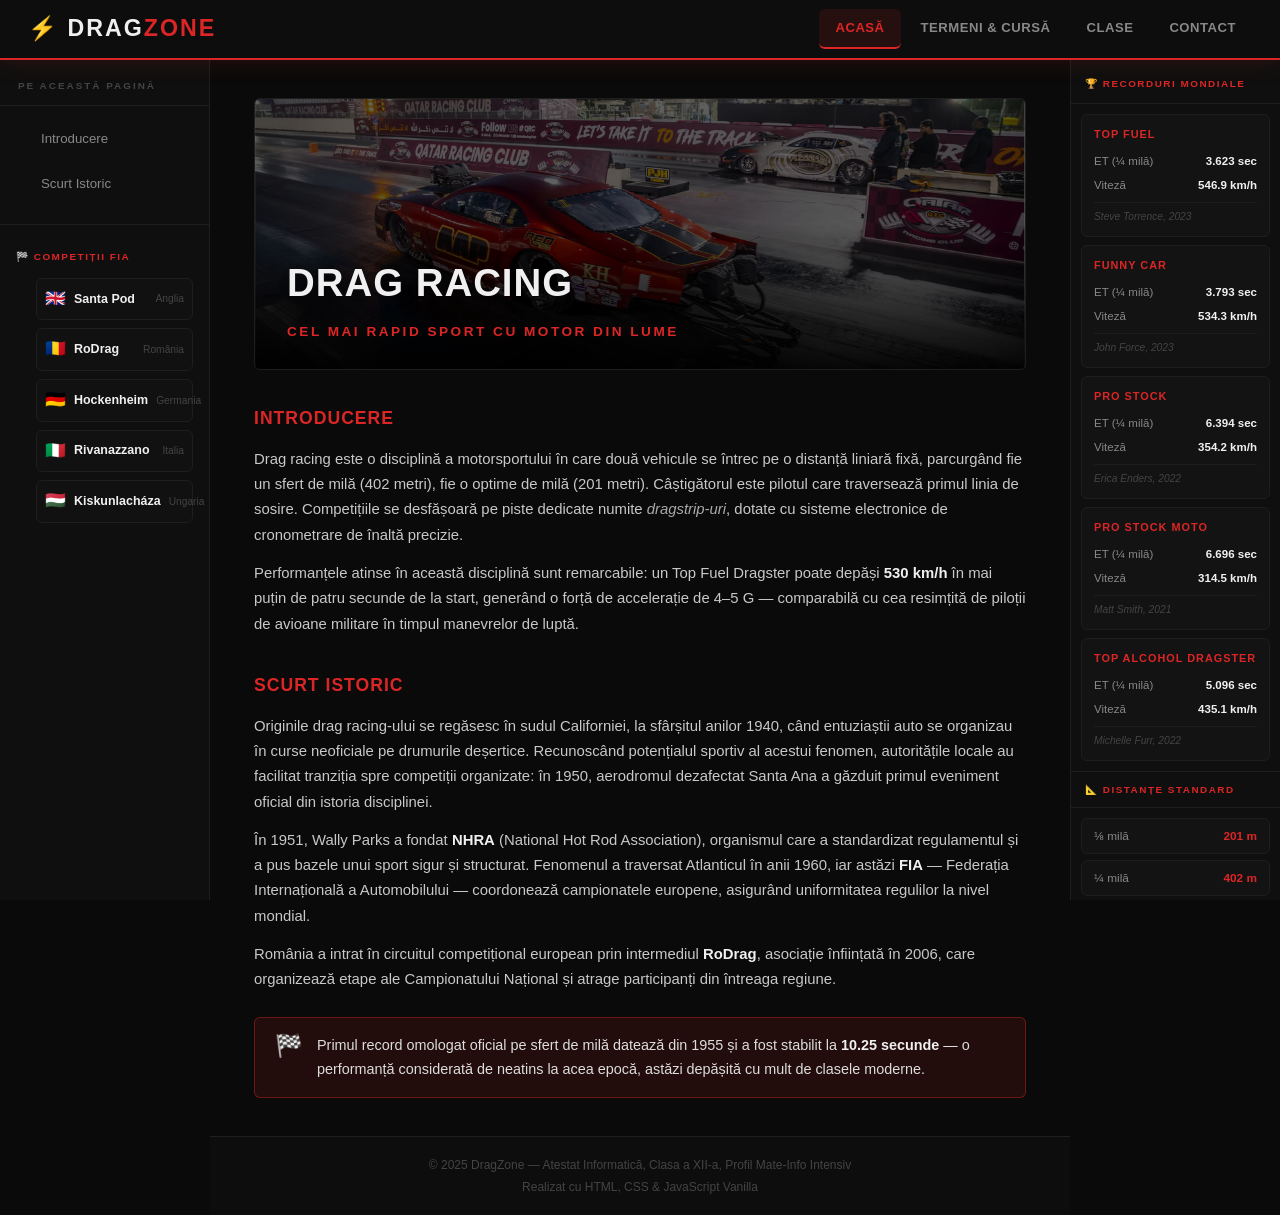
<file: index.html>
<!DOCTYPE html>
<html lang="ro">
<head>
  <meta charset="UTF-8" />
  <meta name="viewport" content="width=device-width, initial-scale=1.0" />
  <title>Acasă — DragZone</title>
  <link rel="stylesheet" href="style.css" />
</head>
<body>

  <!-- ===== HEADER ===== -->
  <header id="header">
    <a href="index.html" id="logo">⚡ DRAG<span>ZONE</span></a>
    <nav id="main-nav">
      <a href="index.html"    class="nav-link active">Acasă</a>
      <a href="termeni.html"  class="nav-link">Termeni &amp; Cursă</a>
      <a href="clase.html"    class="nav-link">Clase</a>
      <a href="contact.html"  class="nav-link">Contact</a>
    </nav>
  </header>

  <!-- ===== LAYOUT ===== -->
  <div id="layout">

    <!-- SIDEBAR STÂNGA -->
    <aside id="sidebar">
      <p class="sb-section-title">Pe această pagină</p>
      <ul id="sidebar-links"></ul>

      <div class="sb-divider"></div>

      <div class="sb-widget">
        <p class="sb-widget-title">🏁 Competiții FIA</p>
        <ul class="flag-list">
          <li onclick="window.open('https://www.santapod.com','_blank')" style="cursor:pointer">
            <span class="flag">🇬🇧</span>
            <span class="flag-name">Santa Pod</span>
            <span class="flag-loc">Anglia</span>
          </li>
          <li onclick="window.open('https://www.rodrag.ro','_blank')" style="cursor:pointer">
            <span class="flag">🇷🇴</span>
            <span class="flag-name">RoDrag</span>
            <span class="flag-loc">România</span>
          </li>
          <li onclick="window.open('https://www.hockenheimring.de','_blank')" style="cursor:pointer">
            <span class="flag">🇩🇪</span>
            <span class="flag-name">Hockenheim</span>
            <span class="flag-loc">Germania</span>
          </li>
          <li onclick="window.open('https://www.rivanazzanodragway.it/en/','_blank')" style="cursor:pointer">
            <span class="flag">🇮🇹</span>
            <span class="flag-name">Rivanazzano</span>
            <span class="flag-loc">Italia</span>
          </li>
          <li onclick="window.open('https://dragracing.hu/','_blank')" style="cursor:pointer">
            <span class="flag">🇭🇺</span>
            <span class="flag-name">Kiskunlacháza</span>
            <span class="flag-loc">Ungaria</span>
          </li>
        </ul>
      </div>
    </aside>

    <!-- CONȚINUT PRINCIPAL -->
    <main id="content">

      <div class="hero">
        <img
          src="Poze/bd4eb79d-5018-48ab-8a0e-2f1eebf43d2c.jpg"
          alt="Race start"
          class="hero-img"
        />
        <div class="hero-text">
          <h1>Drag Racing</h1>
          <p class="hero-sub">Cel mai rapid sport cu motor din lume</p>
        </div>
      </div>

      <h2 id="introducere">Introducere</h2>
      <p>
        Drag racing este o disciplină a motorsportului în care două vehicule se întrec pe
        o distanță liniară fixă, parcurgând fie un sfert de milă (402 metri), fie o optime
        de milă (201 metri). Câștigătorul este pilotul care traversează primul linia de sosire.
        Competițiile se desfășoară pe piste dedicate numite <em>dragstrip-uri</em>, dotate cu
        sisteme electronice de cronometrare de înaltă precizie.
      </p>
      <p>
        Performanțele atinse în această disciplină sunt remarcabile: un Top Fuel Dragster
        poate depăși <strong>530 km/h</strong> în mai puțin de patru secunde de la start,
        generând o forță de accelerație de 4–5 G — comparabilă cu cea resimțită de piloții
        de avioane militare în timpul manevrelor de luptă.
      </p>

      <h2 id="istorie">Scurt Istoric</h2>
      <p>
        Originile drag racing-ului se regăsesc în sudul Californiei, la sfârșitul anilor 1940,
        când entuziaștii auto se organizau în curse neoficiale pe drumurile deșertice.
        Recunoscând potențialul sportiv al acestui fenomen, autoritățile locale au facilitat
        tranziția spre competiții organizate: în 1950, aerodromul dezafectat Santa Ana a
        găzduit primul eveniment oficial din istoria disciplinei.
      </p>
      <p>
        În 1951, Wally Parks a fondat <strong>NHRA</strong> (National Hot Rod Association),
        organismul care a standardizat regulamentul și a pus bazele unui sport sigur și
        structurat. Fenomenul a traversat Atlanticul în anii 1960, iar astăzi
        <strong>FIA</strong> — Federația Internațională a Automobilului — coordonează
        campionatele europene, asigurând uniformitatea regulilor la nivel mondial.
      </p>
      <p>
        România a intrat în circuitul competițional european prin intermediul
        <strong>RoDrag</strong>, asociație înființată în 2006, care organizează etape
        ale Campionatului Național și atrage participanți din întreaga regiune.
      </p>

      <div class="info-box">
        <span class="info-icon">🏁</span>
        <p>
          Primul record omologat oficial pe sfert de milă datează din 1955 și a fost
          stabilit la <strong>10.25 secunde</strong> — o performanță considerată
          de neatins la acea epocă, astăzi depășită cu mult de clasele moderne.
        </p>
      </div>

    </main>

    <!-- PANOU DREAPTA — Recorduri -->
    <aside id="right-panel">
      <p class="rp-title">🏆 Recorduri Mondiale</p>

      <div class="record-card">
        <div class="record-class">Top Fuel</div>
        <div class="record-row"><span>ET (¼ milă)</span><strong>3.623 sec</strong></div>
        <div class="record-row"><span>Viteză</span><strong>546.9 km/h</strong></div>
        <div class="record-pilot">Steve Torrence, 2023</div>
      </div>

      <div class="record-card">
        <div class="record-class">Funny Car</div>
        <div class="record-row"><span>ET (¼ milă)</span><strong>3.793 sec</strong></div>
        <div class="record-row"><span>Viteză</span><strong>534.3 km/h</strong></div>
        <div class="record-pilot">John Force, 2023</div>
      </div>

      <div class="record-card">
        <div class="record-class">Pro Stock</div>
        <div class="record-row"><span>ET (¼ milă)</span><strong>6.394 sec</strong></div>
        <div class="record-row"><span>Viteză</span><strong>354.2 km/h</strong></div>
        <div class="record-pilot">Erica Enders, 2022</div>
      </div>

      <div class="record-card">
        <div class="record-class">Pro Stock Moto</div>
        <div class="record-row"><span>ET (¼ milă)</span><strong>6.696 sec</strong></div>
        <div class="record-row"><span>Viteză</span><strong>314.5 km/h</strong></div>
        <div class="record-pilot">Matt Smith, 2021</div>
      </div>

      <div class="record-card">
        <div class="record-class">Top Alcohol Dragster</div>
        <div class="record-row"><span>ET (¼ milă)</span><strong>5.096 sec</strong></div>
        <div class="record-row"><span>Viteză</span><strong>435.1 km/h</strong></div>
        <div class="record-pilot">Michelle Furr, 2022</div>
      </div>

      <p class="rp-dist-title">📐 Distanțe Standard</p>
      <div class="dist-row"><span>⅛ milă</span><strong>201 m</strong></div>
      <div class="dist-row"><span>¼ milă</span><strong>402 m</strong></div>
      <div class="dist-row"><span>1000 ft</span><strong>305 m</strong></div>
    </aside>

  </div><!-- /#layout -->

  <footer id="footer">
    <p>© 2025 DragZone — Atestat Informatică, Clasa a XII-a, Profil Mate-Info Intensiv</p>
    <p>Realizat cu HTML, CSS &amp; JavaScript Vanilla</p>
  </footer>

  <script src="script.js"></script>
</body>
</html>
</file>
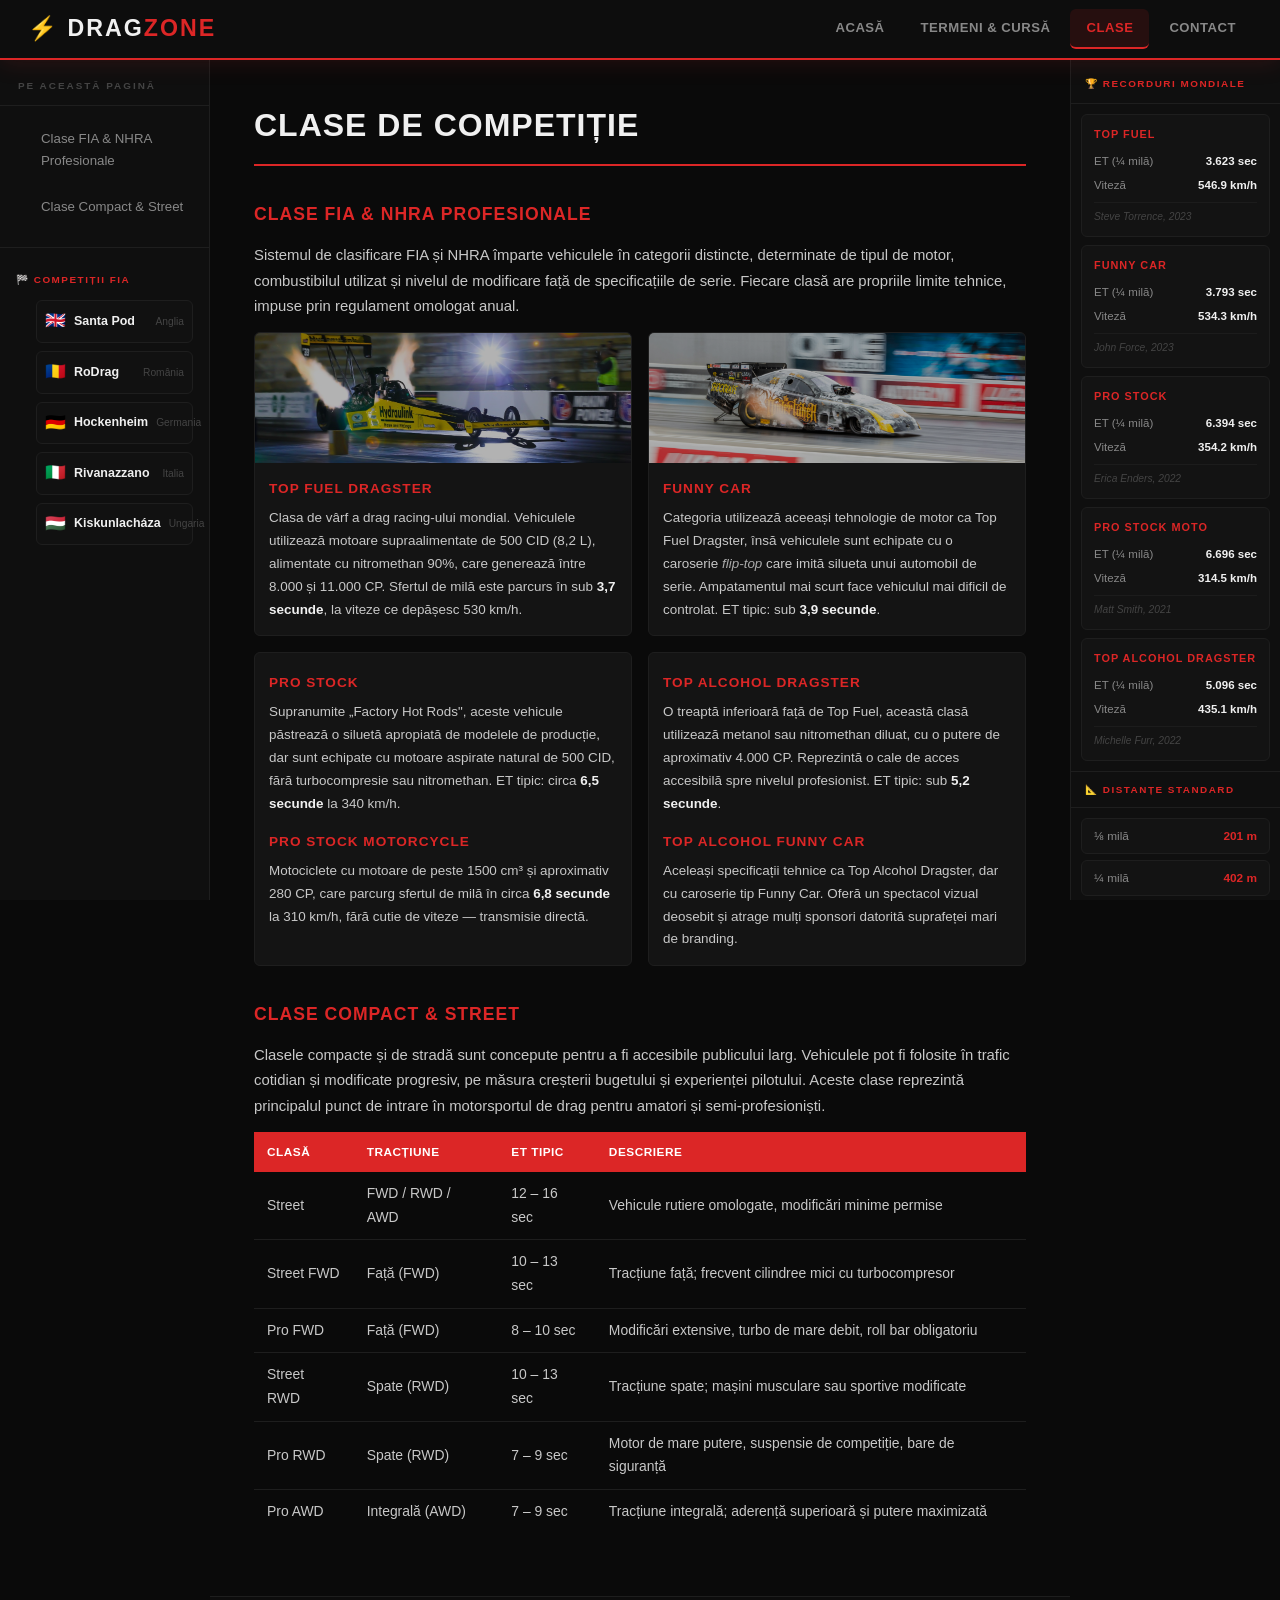
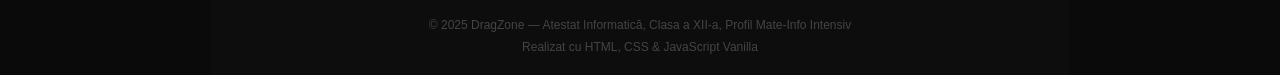
<file: clase.html>
<!DOCTYPE html>
<html lang="ro">
<head>
  <meta charset="UTF-8" />
  <meta name="viewport" content="width=device-width, initial-scale=1.0" />
  <title>Clase — DragZone</title>
  <link rel="stylesheet" href="style.css" />
</head>
<body>

  <!-- ===== HEADER ===== -->
  <header id="header">
    <a href="index.html" id="logo">⚡ DRAG<span>ZONE</span></a>
    <nav id="main-nav">
      <a href="index.html"    class="nav-link">Acasă</a>
      <a href="termeni.html"  class="nav-link">Termeni &amp; Cursă</a>
      <a href="clase.html"    class="nav-link active">Clase</a>
      <a href="contact.html"  class="nav-link">Contact</a>
    </nav>
  </header>

  <!-- ===== LAYOUT ===== -->
  <div id="layout">

    <!-- SIDEBAR STÂNGA -->
    <aside id="sidebar">
      <p class="sb-section-title">Pe această pagină</p>
      <ul id="sidebar-links"></ul>

      <div class="sb-divider"></div>

      <div class="sb-widget">
        <p class="sb-widget-title">🏁 Competiții FIA</p>
        <ul class="flag-list">
          <li onclick="window.open('https://www.santapod.com','_blank')" style="cursor:pointer">
            <span class="flag">🇬🇧</span>
            <span class="flag-name">Santa Pod</span>
            <span class="flag-loc">Anglia</span>
          </li>
          <li onclick="window.open('https://www.rodrag.ro','_blank')" style="cursor:pointer">
            <span class="flag">🇷🇴</span>
            <span class="flag-name">RoDrag</span>
            <span class="flag-loc">România</span>
          </li>
          <li onclick="window.open('https://www.hockenheimring.de','_blank')" style="cursor:pointer">
            <span class="flag">🇩🇪</span>
            <span class="flag-name">Hockenheim</span>
            <span class="flag-loc">Germania</span>
          </li>
          <li onclick="window.open('https://www.autodromodivoghera.it','_blank')" style="cursor:pointer">
            <span class="flag">🇮🇹</span>
            <span class="flag-name">Rivanazzano</span>
            <span class="flag-loc">Italia</span>
          </li>
          <li onclick="window.open('https://www.kiskunlachazadragway.hu','_blank')" style="cursor:pointer">
            <span class="flag">🇭🇺</span>
            <span class="flag-name">Kiskunlacháza</span>
            <span class="flag-loc">Ungaria</span>
          </li>
        </ul>
      </div>
    </aside>

    <!-- CONȚINUT PRINCIPAL -->
    <main id="content">

      <h1>Clase de Competiție</h1>

      <h2 id="fia-pro">Clase FIA &amp; NHRA Profesionale</h2>
      <p>
        Sistemul de clasificare FIA și NHRA împarte vehiculele în categorii distincte,
        determinate de tipul de motor, combustibilul utilizat și nivelul de modificare
        față de specificațiile de serie. Fiecare clasă are propriile limite tehnice,
        impuse prin regulament omologat anual.
      </p>

      <div class="card-grid">

        <div class="card">
          <img
            src="Poze/p19__FillWzExNzAsNjAwXQ.jpg"
            alt="Top Fuel Dragster"
          />
          <div class="card-body">
            <h3>Top Fuel Dragster</h3>
            <p>
              Clasa de vârf a drag racing-ului mondial. Vehiculele utilizează motoare
              supraalimentate de 500 CID (8,2 L), alimentate cu nitromethan 90%, care
              generează între 8.000 și 11.000 CP. Sfertul de milă este parcurs în sub
              <strong>3,7 secunde</strong>, la viteze ce depășesc 530 km/h.
            </p>
          </div>
        </div>

        <div class="card">
          <img
            src="Poze/richard-bell-l-8upnZX4Vw-unsplash.jpg"
            alt="Funny Car"
          />
          <div class="card-body">
            <h3>Funny Car</h3>
            <p>
              Categoria utilizează aceeași tehnologie de motor ca Top Fuel Dragster,
              însă vehiculele sunt echipate cu o caroserie <em>flip-top</em> care imită
              silueta unui automobil de serie. Ampatamentul mai scurt face vehiculul
              mai dificil de controlat. ET tipic: sub <strong>3,9 secunde</strong>.
            </p>
          </div>
        </div>

        <div class="card">
          <div class="card-body" style="padding-top:1.1rem">
            <h3>Pro Stock</h3>
            <p>
              Supranumite „Factory Hot Rods", aceste vehicule păstrează o siluetă
              apropiată de modelele de producție, dar sunt echipate cu motoare
              aspirate natural de 500 CID, fără turbocompresie sau nitromethan.
              ET tipic: circa <strong>6,5 secunde</strong> la 340 km/h.
            </p>
            <h3 style="margin-top:.9rem">Pro Stock Motorcycle</h3>
            <p>
              Motociclete cu motoare de peste 1500 cm³ și aproximativ 280 CP,
              care parcurg sfertul de milă în circa <strong>6,8 secunde</strong>
              la 310 km/h, fără cutie de viteze — transmisie directă.
            </p>
          </div>
        </div>

        <div class="card">
          <div class="card-body" style="padding-top:1.1rem">
            <h3>Top Alcohol Dragster</h3>
            <p>
              O treaptă inferioară față de Top Fuel, această clasă utilizează
              metanol sau nitromethan diluat, cu o putere de aproximativ 4.000 CP.
              Reprezintă o cale de acces accesibilă spre nivelul profesionist.
              ET tipic: sub <strong>5,2 secunde</strong>.
            </p>
            <h3 style="margin-top:.9rem">Top Alcohol Funny Car</h3>
            <p>
              Aceleași specificații tehnice ca Top Alcohol Dragster, dar cu
              caroserie tip Funny Car. Oferă un spectacol vizual deosebit
              și atrage mulți sponsori datorită suprafeței mari de branding.
            </p>
          </div>
        </div>

      </div>

      <h2 id="compact">Clase Compact &amp; Street</h2>
      <p>
        Clasele compacte și de stradă sunt concepute pentru a fi accesibile publicului larg.
        Vehiculele pot fi folosite în trafic cotidian și modificate progresiv, pe măsura
        creșterii bugetului și experienței pilotului. Aceste clase reprezintă principalul
        punct de intrare în motorsportul de drag pentru amatori și semi-profesioniști.
      </p>

      <table class="data-table">
        <thead>
          <tr>
            <th>Clasă</th>
            <th>Tracțiune</th>
            <th>ET tipic</th>
            <th>Descriere</th>
          </tr>
        </thead>
        <tbody>
          <tr>
            <td>Street</td>
            <td>FWD / RWD / AWD</td>
            <td>12 – 16 sec</td>
            <td>Vehicule rutiere omologate, modificări minime permise</td>
          </tr>
          <tr>
            <td>Street FWD</td>
            <td>Față (FWD)</td>
            <td>10 – 13 sec</td>
            <td>Tracțiune față; frecvent cilindree mici cu turbocompresor</td>
          </tr>
          <tr>
            <td>Pro FWD</td>
            <td>Față (FWD)</td>
            <td>8 – 10 sec</td>
            <td>Modificări extensive, turbo de mare debit, roll bar obligatoriu</td>
          </tr>
          <tr>
            <td>Street RWD</td>
            <td>Spate (RWD)</td>
            <td>10 – 13 sec</td>
            <td>Tracțiune spate; mașini musculare sau sportive modificate</td>
          </tr>
          <tr>
            <td>Pro RWD</td>
            <td>Spate (RWD)</td>
            <td>7 – 9 sec</td>
            <td>Motor de mare putere, suspensie de competiție, bare de siguranță</td>
          </tr>
          <tr>
            <td>Pro AWD</td>
            <td>Integrală (AWD)</td>
            <td>7 – 9 sec</td>
            <td>Tracțiune integrală; aderență superioară și putere maximizată</td>
          </tr>
        </tbody>
      </table>
    </main>

    <!-- PANOU DREAPTA — Recorduri -->
    <aside id="right-panel">
      <p class="rp-title">🏆 Recorduri Mondiale</p>

      <div class="record-card">
        <div class="record-class">Top Fuel</div>
        <div class="record-row"><span>ET (¼ milă)</span><strong>3.623 sec</strong></div>
        <div class="record-row"><span>Viteză</span><strong>546.9 km/h</strong></div>
        <div class="record-pilot">Steve Torrence, 2023</div>
      </div>

      <div class="record-card">
        <div class="record-class">Funny Car</div>
        <div class="record-row"><span>ET (¼ milă)</span><strong>3.793 sec</strong></div>
        <div class="record-row"><span>Viteză</span><strong>534.3 km/h</strong></div>
        <div class="record-pilot">John Force, 2023</div>
      </div>

      <div class="record-card">
        <div class="record-class">Pro Stock</div>
        <div class="record-row"><span>ET (¼ milă)</span><strong>6.394 sec</strong></div>
        <div class="record-row"><span>Viteză</span><strong>354.2 km/h</strong></div>
        <div class="record-pilot">Erica Enders, 2022</div>
      </div>

      <div class="record-card">
        <div class="record-class">Pro Stock Moto</div>
        <div class="record-row"><span>ET (¼ milă)</span><strong>6.696 sec</strong></div>
        <div class="record-row"><span>Viteză</span><strong>314.5 km/h</strong></div>
        <div class="record-pilot">Matt Smith, 2021</div>
      </div>

      <div class="record-card">
        <div class="record-class">Top Alcohol Dragster</div>
        <div class="record-row"><span>ET (¼ milă)</span><strong>5.096 sec</strong></div>
        <div class="record-row"><span>Viteză</span><strong>435.1 km/h</strong></div>
        <div class="record-pilot">Michelle Furr, 2022</div>
      </div>

      <p class="rp-dist-title">📐 Distanțe Standard</p>
      <div class="dist-row"><span>⅛ milă</span><strong>201 m</strong></div>
      <div class="dist-row"><span>¼ milă</span><strong>402 m</strong></div>
      <div class="dist-row"><span>1000 ft</span><strong>305 m</strong></div>
    </aside>

  </div><!-- /#layout -->

  <footer id="footer">
    <p>© 2025 DragZone — Atestat Informatică, Clasa a XII-a, Profil Mate-Info Intensiv</p>
    <p>Realizat cu HTML, CSS &amp; JavaScript Vanilla</p>
  </footer>

  <script src="script.js"></script>
</body>
</html>
</file>
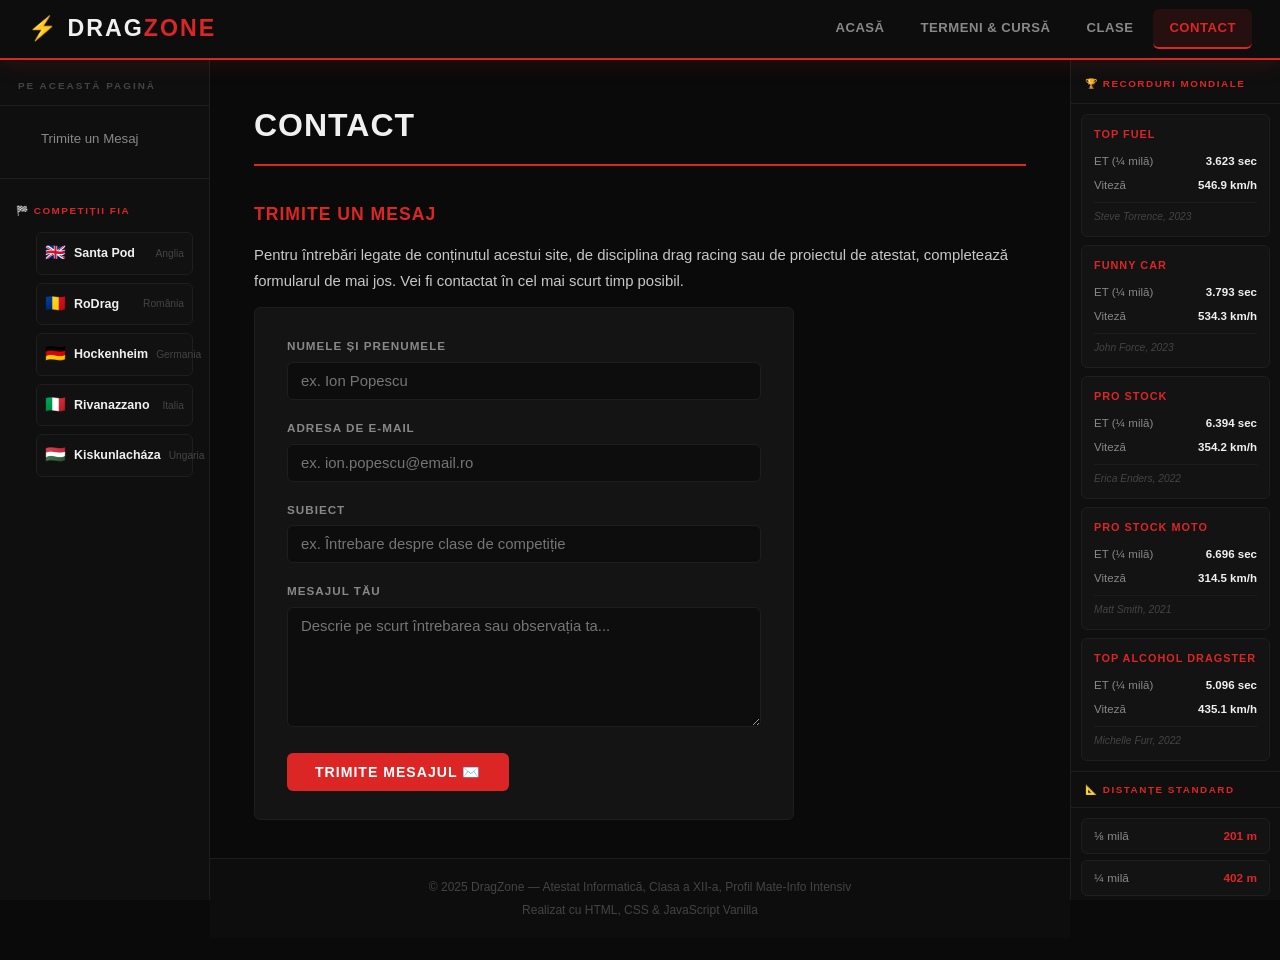
<file: contact.html>
<!DOCTYPE html>
<html lang="ro">
<head>
  <meta charset="UTF-8" />
  <meta name="viewport" content="width=device-width, initial-scale=1.0" />
  <title>Contact — DragZone</title>
  <link rel="stylesheet" href="style.css" />
</head>
<body>

  <!-- ===== HEADER ===== -->
  <header id="header">
    <a href="index.html" id="logo">⚡ DRAG<span>ZONE</span></a>
    <nav id="main-nav">
      <a href="index.html"    class="nav-link">Acasă</a>
      <a href="termeni.html"  class="nav-link">Termeni &amp; Cursă</a>
      <a href="clase.html"    class="nav-link">Clase</a>
      <a href="contact.html"  class="nav-link active">Contact</a>
    </nav>
  </header>

  <!-- ===== LAYOUT ===== -->
  <div id="layout">

    <!-- SIDEBAR STÂNGA -->
    <aside id="sidebar">
      <p class="sb-section-title">Pe această pagină</p>
      <ul id="sidebar-links"></ul>

      <div class="sb-divider"></div>

      <div class="sb-widget">
        <p class="sb-widget-title">🏁 Competiții FIA</p>
        <ul class="flag-list">
          <li onclick="window.open('https://www.santapod.com','_blank')" style="cursor:pointer">
            <span class="flag">🇬🇧</span>
            <span class="flag-name">Santa Pod</span>
            <span class="flag-loc">Anglia</span>
          </li>
          <li onclick="window.open('https://www.rodrag.ro','_blank')" style="cursor:pointer">
            <span class="flag">🇷🇴</span>
            <span class="flag-name">RoDrag</span>
            <span class="flag-loc">România</span>
          </li>
          <li onclick="window.open('https://www.hockenheimring.de','_blank')" style="cursor:pointer">
            <span class="flag">🇩🇪</span>
            <span class="flag-name">Hockenheim</span>
            <span class="flag-loc">Germania</span>
          </li>
          <li onclick="window.open('https://www.autodromodivoghera.it','_blank')" style="cursor:pointer">
            <span class="flag">🇮🇹</span>
            <span class="flag-name">Rivanazzano</span>
            <span class="flag-loc">Italia</span>
          </li>
          <li onclick="window.open('https://www.kiskunlachazadragway.hu','_blank')" style="cursor:pointer">
            <span class="flag">🇭🇺</span>
            <span class="flag-name">Kiskunlacháza</span>
            <span class="flag-loc">Ungaria</span>
          </li>
        </ul>
      </div>
    </aside>

    <!-- CONȚINUT PRINCIPAL -->
    <main id="content">

      <h1>Contact</h1>

      <h2 id="formular">Trimite un Mesaj</h2>
      <p>
        Pentru întrebări legate de conținutul acestui site, de disciplina drag racing
        sau de proiectul de atestat, completează formularul de mai jos. Vei fi contactat
        în cel mai scurt timp posibil.
      </p>

      <form id="contact-form">
        <div class="form-group">
          <label for="name">Numele și prenumele</label>
          <input type="text" id="name" placeholder="ex. Ion Popescu" required />
        </div>
        <div class="form-group">
          <label for="email">Adresa de e-mail</label>
          <input type="email" id="email" placeholder="ex. ion.popescu@email.ro" required />
        </div>
        <div class="form-group">
          <label for="subject">Subiect</label>
          <input type="text" id="subject" placeholder="ex. Întrebare despre clase de competiție" />
        </div>
        <div class="form-group">
          <label for="message">Mesajul tău</label>
          <textarea id="message" rows="6" placeholder="Descrie pe scurt întrebarea sau observația ta..." required></textarea>
        </div>
        <button type="submit" class="btn-submit">Trimite Mesajul ✉️</button>
      </form>

    </main>

    <!-- PANOU DREAPTA — Recorduri -->
    <aside id="right-panel">
      <p class="rp-title">🏆 Recorduri Mondiale</p>

      <div class="record-card">
        <div class="record-class">Top Fuel</div>
        <div class="record-row"><span>ET (¼ milă)</span><strong>3.623 sec</strong></div>
        <div class="record-row"><span>Viteză</span><strong>546.9 km/h</strong></div>
        <div class="record-pilot">Steve Torrence, 2023</div>
      </div>

      <div class="record-card">
        <div class="record-class">Funny Car</div>
        <div class="record-row"><span>ET (¼ milă)</span><strong>3.793 sec</strong></div>
        <div class="record-row"><span>Viteză</span><strong>534.3 km/h</strong></div>
        <div class="record-pilot">John Force, 2023</div>
      </div>

      <div class="record-card">
        <div class="record-class">Pro Stock</div>
        <div class="record-row"><span>ET (¼ milă)</span><strong>6.394 sec</strong></div>
        <div class="record-row"><span>Viteză</span><strong>354.2 km/h</strong></div>
        <div class="record-pilot">Erica Enders, 2022</div>
      </div>

      <div class="record-card">
        <div class="record-class">Pro Stock Moto</div>
        <div class="record-row"><span>ET (¼ milă)</span><strong>6.696 sec</strong></div>
        <div class="record-row"><span>Viteză</span><strong>314.5 km/h</strong></div>
        <div class="record-pilot">Matt Smith, 2021</div>
      </div>

      <div class="record-card">
        <div class="record-class">Top Alcohol Dragster</div>
        <div class="record-row"><span>ET (¼ milă)</span><strong>5.096 sec</strong></div>
        <div class="record-row"><span>Viteză</span><strong>435.1 km/h</strong></div>
        <div class="record-pilot">Michelle Furr, 2022</div>
      </div>

      <p class="rp-dist-title">📐 Distanțe Standard</p>
      <div class="dist-row"><span>⅛ milă</span><strong>201 m</strong></div>
      <div class="dist-row"><span>¼ milă</span><strong>402 m</strong></div>
      <div class="dist-row"><span>1000 ft</span><strong>305 m</strong></div>
    </aside>

  </div><!-- /#layout -->

  <footer id="footer">
    <p>© 2025 DragZone — Atestat Informatică, Clasa a XII-a, Profil Mate-Info Intensiv</p>
    <p>Realizat cu HTML, CSS &amp; JavaScript Vanilla</p>
  </footer>

  <script src="script.js"></script>
</body>
</html>
</file>
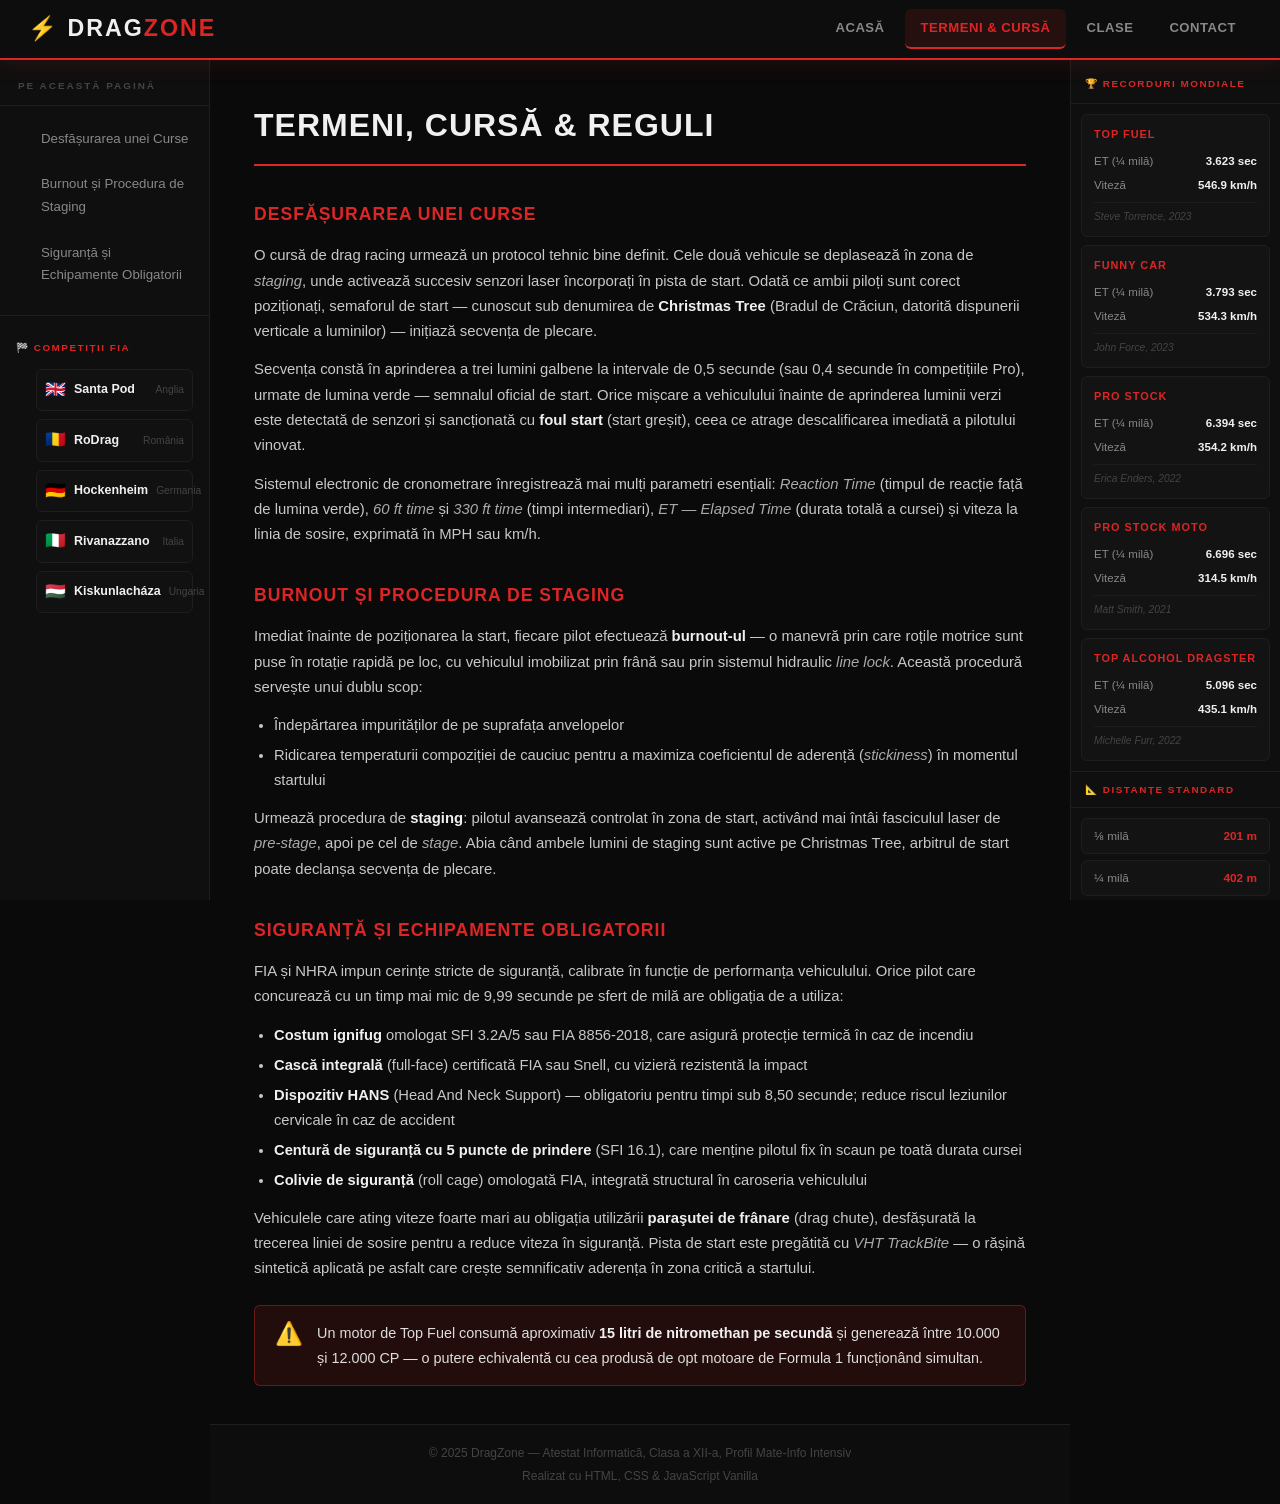
<file: termeni.html>
<!DOCTYPE html>
<html lang="ro">
<head>
  <meta charset="UTF-8" />
  <meta name="viewport" content="width=device-width, initial-scale=1.0" />
  <title>Termeni &amp; Cursă — DragZone</title>
  <link rel="stylesheet" href="style.css" />
</head>
<body>

  <!-- ===== HEADER ===== -->
  <header id="header">
    <a href="index.html" id="logo">⚡ DRAG<span>ZONE</span></a>
    <nav id="main-nav">
      <a href="index.html"    class="nav-link">Acasă</a>
      <a href="termeni.html"  class="nav-link active">Termeni &amp; Cursă</a>
      <a href="clase.html"    class="nav-link">Clase</a>
      <a href="contact.html"  class="nav-link">Contact</a>
    </nav>
  </header>

  <!-- ===== LAYOUT ===== -->
  <div id="layout">

    <!-- SIDEBAR STÂNGA -->
    <aside id="sidebar">
      <p class="sb-section-title">Pe această pagină</p>
      <ul id="sidebar-links"></ul>

      <div class="sb-divider"></div>

      <div class="sb-widget">
        <p class="sb-widget-title">🏁 Competiții FIA</p>
        <ul class="flag-list">
          <li onclick="window.open('https://www.santapod.com','_blank')" style="cursor:pointer">
            <span class="flag">🇬🇧</span>
            <span class="flag-name">Santa Pod</span>
            <span class="flag-loc">Anglia</span>
          </li>
          <li onclick="window.open('https://www.rodrag.ro','_blank')" style="cursor:pointer">
            <span class="flag">🇷🇴</span>
            <span class="flag-name">RoDrag</span>
            <span class="flag-loc">România</span>
          </li>
          <li onclick="window.open('https://www.hockenheimring.de','_blank')" style="cursor:pointer">
            <span class="flag">🇩🇪</span>
            <span class="flag-name">Hockenheim</span>
            <span class="flag-loc">Germania</span>
          </li>
          <li onclick="window.open('https://www.autodromodivoghera.it','_blank')" style="cursor:pointer">
            <span class="flag">🇮🇹</span>
            <span class="flag-name">Rivanazzano</span>
            <span class="flag-loc">Italia</span>
          </li>
          <li onclick="window.open('https://www.kiskunlachazadragway.hu','_blank')" style="cursor:pointer">
            <span class="flag">🇭🇺</span>
            <span class="flag-name">Kiskunlacháza</span>
            <span class="flag-loc">Ungaria</span>
          </li>
        </ul>
      </div>
    </aside>

    <!-- CONȚINUT PRINCIPAL -->
    <main id="content">

      <h1>Termeni, Cursă &amp; Reguli</h1>

      <h2 id="desfasurare">Desfășurarea unei Curse</h2>
      <p>
        O cursă de drag racing urmează un protocol tehnic bine definit. Cele două vehicule
        se deplasează în zona de <em>staging</em>, unde activează succesiv senzori laser
        încorporați în pista de start. Odată ce ambii piloți sunt corect poziționați,
        semaforul de start — cunoscut sub denumirea de <strong>Christmas Tree</strong>
        (Bradul de Crăciun, datorită dispunerii verticale a luminilor) — inițiază
        secvența de plecare.
      </p>
      <p>
        Secvența constă în aprinderea a trei lumini galbene la intervale de 0,5 secunde
        (sau 0,4 secunde în competițiile Pro), urmate de lumina verde — semnalul oficial
        de start. Orice mișcare a vehiculului înainte de aprinderea luminii verzi este
        detectată de senzori și sancționată cu <strong>foul start</strong> (start greșit),
        ceea ce atrage descalificarea imediată a pilotului vinovat.
      </p>
      <p>
        Sistemul electronic de cronometrare înregistrează mai mulți parametri esențiali:
        <em>Reaction Time</em> (timpul de reacție față de lumina verde),
        <em>60 ft time</em> și <em>330 ft time</em> (timpi intermediari),
        <em>ET — Elapsed Time</em> (durata totală a cursei) și viteza la linia de sosire,
        exprimată în MPH sau km/h.
      </p>

      <h2 id="burnout">Burnout și Procedura de Staging</h2>
      <p>
        Imediat înainte de poziționarea la start, fiecare pilot efectuează
        <strong>burnout-ul</strong> — o manevră prin care roțile motrice sunt puse în rotație
        rapidă pe loc, cu vehiculul imobilizat prin frână sau prin sistemul hidraulic
        <em>line lock</em>. Această procedură servește unui dublu scop:
      </p>
      <ul>
        <li>Îndepărtarea impurităților de pe suprafața anvelopelor</li>
        <li>
          Ridicarea temperaturii compoziției de cauciuc pentru a maximiza coeficientul
          de aderență (<em>stickiness</em>) în momentul startului
        </li>
      </ul>
      <p>
        Urmează procedura de <strong>staging</strong>: pilotul avansează controlat în zona
        de start, activând mai întâi fasciculul laser de <em>pre-stage</em>, apoi pe cel
        de <em>stage</em>. Abia când ambele lumini de staging sunt active pe Christmas Tree,
        arbitrul de start poate declanșa secvența de plecare.
      </p>

      <h2 id="siguranta">Siguranță și Echipamente Obligatorii</h2>
      <p>
        FIA și NHRA impun cerințe stricte de siguranță, calibrate în funcție de performanța
        vehiculului. Orice pilot care concurează cu un timp mai mic de 9,99 secunde pe sfert
        de milă are obligația de a utiliza:
      </p>
      <ul>
        <li>
          <strong>Costum ignifug</strong> omologat SFI 3.2A/5 sau FIA 8856-2018,
          care asigură protecție termică în caz de incendiu
        </li>
        <li>
          <strong>Cască integrală</strong> (full-face) certificată FIA sau Snell,
          cu vizieră rezistentă la impact
        </li>
        <li>
          <strong>Dispozitiv HANS</strong> (Head And Neck Support) — obligatoriu
          pentru timpi sub 8,50 secunde; reduce riscul leziunilor cervicale în caz de accident
        </li>
        <li>
          <strong>Centură de siguranță cu 5 puncte de prindere</strong> (SFI 16.1),
          care menține pilotul fix în scaun pe toată durata cursei
        </li>
        <li>
          <strong>Colivie de siguranță</strong> (roll cage) omologată FIA,
          integrată structural în caroseria vehiculului
        </li>
      </ul>
      <p>
        Vehiculele care ating viteze foarte mari au obligația utilizării
        <strong>paraşutei de frânare</strong> (drag chute), desfășurată la trecerea
        liniei de sosire pentru a reduce viteza în siguranță. Pista de start este pregătită
        cu <em>VHT TrackBite</em> — o rășină sintetică aplicată pe asfalt care crește
        semnificativ aderența în zona critică a startului.
      </p>

      <div class="info-box">
        <span class="info-icon">⚠️</span>
        <p>
          Un motor de Top Fuel consumă aproximativ <strong>15 litri de nitromethan
          pe secundă</strong> și generează între 10.000 și 12.000 CP — o putere
          echivalentă cu cea produsă de opt motoare de Formula 1 funcționând simultan.
        </p>
      </div>

    </main>

    <!-- PANOU DREAPTA — Recorduri -->
    <aside id="right-panel">
      <p class="rp-title">🏆 Recorduri Mondiale</p>

      <div class="record-card">
        <div class="record-class">Top Fuel</div>
        <div class="record-row"><span>ET (¼ milă)</span><strong>3.623 sec</strong></div>
        <div class="record-row"><span>Viteză</span><strong>546.9 km/h</strong></div>
        <div class="record-pilot">Steve Torrence, 2023</div>
      </div>

      <div class="record-card">
        <div class="record-class">Funny Car</div>
        <div class="record-row"><span>ET (¼ milă)</span><strong>3.793 sec</strong></div>
        <div class="record-row"><span>Viteză</span><strong>534.3 km/h</strong></div>
        <div class="record-pilot">John Force, 2023</div>
      </div>

      <div class="record-card">
        <div class="record-class">Pro Stock</div>
        <div class="record-row"><span>ET (¼ milă)</span><strong>6.394 sec</strong></div>
        <div class="record-row"><span>Viteză</span><strong>354.2 km/h</strong></div>
        <div class="record-pilot">Erica Enders, 2022</div>
      </div>

      <div class="record-card">
        <div class="record-class">Pro Stock Moto</div>
        <div class="record-row"><span>ET (¼ milă)</span><strong>6.696 sec</strong></div>
        <div class="record-row"><span>Viteză</span><strong>314.5 km/h</strong></div>
        <div class="record-pilot">Matt Smith, 2021</div>
      </div>

      <div class="record-card">
        <div class="record-class">Top Alcohol Dragster</div>
        <div class="record-row"><span>ET (¼ milă)</span><strong>5.096 sec</strong></div>
        <div class="record-row"><span>Viteză</span><strong>435.1 km/h</strong></div>
        <div class="record-pilot">Michelle Furr, 2022</div>
      </div>

      <p class="rp-dist-title">📐 Distanțe Standard</p>
      <div class="dist-row"><span>⅛ milă</span><strong>201 m</strong></div>
      <div class="dist-row"><span>¼ milă</span><strong>402 m</strong></div>
      <div class="dist-row"><span>1000 ft</span><strong>305 m</strong></div>
    </aside>

  </div><!-- /#layout -->

  <footer id="footer">
    <p>© 2025 DragZone — Atestat Informatică, Clasa a XII-a, Profil Mate-Info Intensiv</p>
    <p>Realizat cu HTML, CSS &amp; JavaScript Vanilla</p>
  </footer>

  <script src="script.js"></script>
</body>
</html>
</file>
<file: style.css>
/* =============================================
   DRAG RACING — ATESTAT INFORMATICĂ
   style.css — Stiluri comune tuturor paginilor
   ============================================= */

/* ===== RESET & VARIABILE CSS ===== */
* {
  margin: 0;
  padding: 0;
  box-sizing: border-box;
}

:root {
  --bg-dark:      #0a0a0a;
  --bg-card:      #141414;
  --bg-sidebar:   #0f0f0f;
  --bg-header:    #0d0d0d;
  --accent:       #dc2626;
  --accent-hover: #ef4444;
  --accent-dim:   rgba(220, 38, 38, 0.12);
  --text-primary: #f0f0f0;
  --text-muted:   #888888;
  --text-dim:     #444444;
  --border:       #1e1e1e;
  --header-h:     60px;
  --sidebar-w:    210px;
  --right-w:      210px;
  --radius:       6px;
}

html { scroll-behavior: smooth; }

body {
  font-family: 'Segoe UI', Tahoma, Geneva, Verdana, sans-serif;
  background-color: var(--bg-dark);
  color: var(--text-primary);
  min-height: 100vh;
  line-height: 1.7;
}

/* ===== SCROLLBAR ===== */
::-webkit-scrollbar { width: 5px; }
::-webkit-scrollbar-track { background: var(--bg-dark); }
::-webkit-scrollbar-thumb { background: var(--accent); border-radius: 3px; }


/* ============================================================
   HEADER & NAVIGARE
   ============================================================ */
#header {
  position: fixed;
  top: 0; left: 0; right: 0;
  height: var(--header-h);
  background: var(--bg-header);
  border-bottom: 2px solid var(--accent);
  display: flex;
  align-items: center;
  justify-content: space-between;
  padding: 0 28px;
  z-index: 1000;
  box-shadow: 0 2px 24px rgba(220, 38, 38, 0.15);
}

#logo {
  font-size: 1.45rem;
  font-weight: 900;
  letter-spacing: 2px;
  text-transform: uppercase;
  color: var(--text-primary);
  text-decoration: none;
}
#logo span { color: var(--accent); }

#main-nav { display: flex; gap: 4px; }

.nav-link {
  display: inline-block;
  padding: 8px 16px;
  color: var(--text-muted);
  text-decoration: none;
  font-size: 0.82rem;
  font-weight: 700;
  letter-spacing: 0.5px;
  text-transform: uppercase;
  border-radius: var(--radius);
  border-bottom: 2px solid transparent;
  transition: color .2s, background .2s, border-color .2s;
}
.nav-link:hover {
  color: var(--text-primary);
  background: var(--accent-dim);
}
.nav-link.active {
  color: var(--accent);
  background: var(--accent-dim);
  border-bottom-color: var(--accent);
}


/* ============================================================
   LAYOUT  (sidebar-stânga | main | sidebar-dreapta)
   ============================================================ */
#layout {
  display: flex;
  margin-top: var(--header-h);
  min-height: calc(100vh - var(--header-h) - 56px);
}


/* ============================================================
   SIDEBAR STÂNGA
   ============================================================ */
#sidebar {
  position: fixed;
  top: var(--header-h);
  left: 0;
  width: var(--sidebar-w);
  height: calc(100vh - var(--header-h));
  background: var(--bg-sidebar);
  border-right: 1px solid var(--border);
  overflow-y: auto;
  display: flex;
  flex-direction: column;
}

/* Titlul secțiunii de navigare internă */
.sb-section-title {
  font-size: 0.62rem;
  font-weight: 800;
  letter-spacing: 2px;
  text-transform: uppercase;
  color: var(--text-dim);
  padding: 18px 18px 10px 18px;
  border-bottom: 1px solid var(--border);
}

/* Lista de ancore generate de JS */
#sidebar-links {
  list-style: none;
  margin-bottom: 4px;
}

#sidebar-links li a {
  display: block;
  padding: 9px 18px;
  color: var(--text-muted);
  text-decoration: none;
  font-size: 0.83rem;
  border-left: 3px solid transparent;
  transition: color .2s, background .2s, border-color .2s;
}
#sidebar-links li a:hover {
  color: var(--text-primary);
  background: rgba(255,255,255,.04);
  border-left-color: var(--accent);
}

/* Separator vizual între meniu și widget-ul FIA */
.sb-divider {
  height: 1px;
  background: var(--border);
  margin: 10px 0;
}

/* Widget FIA Events */
.sb-widget {
  padding: 14px 16px;
}

.sb-widget-title {
  font-size: 0.62rem;
  font-weight: 800;
  letter-spacing: 1.5px;
  text-transform: uppercase;
  color: var(--accent);
  margin-bottom: 12px;
}

.flag-list {
  list-style: none;
  display: flex;
  flex-direction: column;
  gap: 3px;
}

.flag-list li {
  display: flex;
  align-items: center;
  gap: 8px;
  padding: 6px 8px;
  border-radius: var(--radius);
  border: 1px solid var(--border);
  background: #111;
  transition: border-color .2s, background .2s;
  text-decoration: none;
}
.flag-list li:hover {
  border-color: var(--accent);
  background: var(--accent-dim);
}

.flag-list li .flag      { font-size: 1.05rem; flex-shrink: 0; }
.flag-list li .flag-name { color: var(--text-primary); font-size: 0.78rem; font-weight: 600; flex: 1; }
.flag-list li .flag-loc  { font-size: 0.64rem; color: var(--text-dim); }


/* ============================================================
   MAIN CONTENT
   ============================================================ */
#content {
  margin-left: var(--sidebar-w);
  margin-right: var(--right-w);
  flex: 1;
  padding: 38px 44px;
  min-width: 0;
}


/* ============================================================
   PANOU DREAPTA — Recorduri Mondiale
   ============================================================ */
#right-panel {
  position: fixed;
  top: var(--header-h);
  right: 0;
  width: var(--right-w);
  height: calc(100vh - var(--header-h));
  background: var(--bg-sidebar);
  border-left: 1px solid var(--border);
  overflow-y: auto;
  padding: 0 0 20px 0;
}

.rp-title {
  font-size: 0.62rem;
  font-weight: 800;
  letter-spacing: 1.5px;
  text-transform: uppercase;
  color: var(--accent);
  padding: 16px 14px 10px 14px;
  border-bottom: 1px solid var(--border);
  margin-bottom: 10px;
}

.record-card {
  margin: 0 10px 8px 10px;
  background: #131313;
  border: 1px solid var(--border);
  border-radius: var(--radius);
  padding: 10px 12px;
  transition: border-color .2s;
}
.record-card:hover { border-color: var(--accent); }

.record-class {
  font-size: 0.68rem;
  font-weight: 800;
  color: var(--accent);
  text-transform: uppercase;
  letter-spacing: 1px;
  margin-bottom: 7px;
}

.record-row {
  display: flex;
  justify-content: space-between;
  align-items: center;
  font-size: 0.72rem;
  padding: 2px 0;
}
.record-row span   { color: var(--text-muted); }
.record-row strong { color: var(--text-primary); font-weight: 700; }

.record-pilot {
  font-size: 0.64rem;
  color: var(--text-dim);
  font-style: italic;
  border-top: 1px solid #1c1c1c;
  padding-top: 5px;
  margin-top: 5px;
}

.rp-dist-title {
  font-size: 0.62rem;
  font-weight: 800;
  letter-spacing: 1.5px;
  text-transform: uppercase;
  color: var(--accent);
  padding: 10px 14px 8px 14px;
  border-top: 1px solid var(--border);
  border-bottom: 1px solid var(--border);
  margin: 10px 0 10px 0;
}

.dist-row {
  display: flex;
  justify-content: space-between;
  align-items: center;
  background: #131313;
  border: 1px solid var(--border);
  border-radius: var(--radius);
  padding: 7px 12px;
  font-size: 0.74rem;
  margin: 0 10px 6px 10px;
}
.dist-row span   { color: var(--text-muted); }
.dist-row strong { color: var(--accent); font-weight: 700; }


/* ============================================================
   TIPOGRAFIE GENERALĂ
   ============================================================ */
h1 {
  font-size: 2rem;
  font-weight: 900;
  color: var(--text-primary);
  margin-bottom: 28px;
  padding-bottom: 12px;
  border-bottom: 2px solid var(--accent);
  text-transform: uppercase;
  letter-spacing: 1px;
}

h2 {
  font-size: 1.1rem;
  font-weight: 700;
  color: var(--accent);
  margin: 34px 0 13px 0;
  text-transform: uppercase;
  letter-spacing: 1px;
}

h3 {
  font-size: 0.97rem;
  font-weight: 700;
  color: var(--text-primary);
  margin-bottom: 7px;
}

p  { color: #c8c8c8; margin-bottom: 13px; font-size: 0.93rem; }
ul { color: #c8c8c8; padding-left: 20px; margin-bottom: 13px; font-size: 0.92rem; }
ul li { margin-bottom: 5px; }
em     { color: #aaa; font-style: italic; }
strong { color: var(--text-primary); font-weight: 700; }


/* ===== HERO ===== */
.hero {
  position: relative;
  border-radius: var(--radius);
  overflow: hidden;
  margin-bottom: 32px;
  border: 1px solid var(--border);
}
.hero-img {
  width: 100%;
  height: 270px;
  object-fit: cover;
  display: block;
  filter: brightness(0.38);
}
.hero-text {
  position: absolute;
  bottom: 0; left: 0; right: 0;
  padding: 26px 32px;
  background: linear-gradient(to top, rgba(0,0,0,.92) 0%, transparent 100%);
}
.hero-text h1 {
  border: none; margin: 0 0 5px 0; padding: 0;
  font-size: 2.4rem;
  text-shadow: 0 2px 20px rgba(0,0,0,.8);
}
.hero-sub {
  font-size: 0.85rem;
  color: var(--accent);
  font-weight: 700;
  letter-spacing: 2.5px;
  text-transform: uppercase;
  margin: 0;
}


/* ===== INFO BOX ===== */
.info-box {
  display: flex;
  gap: 14px;
  align-items: flex-start;
  background: var(--accent-dim);
  border: 1px solid rgba(220, 38, 38, 0.4);
  border-radius: var(--radius);
  padding: 15px 20px;
  margin-top: 24px;
}
.info-icon { font-size: 1.4rem; line-height: 1; flex-shrink: 0; margin-top: 2px; }
.info-box p { margin: 0; color: #ddd; font-size: 0.9rem; }


/* ===== CARD GRID (Clase) ===== */
.card-grid {
  display: grid;
  grid-template-columns: repeat(2, 1fr);
  gap: 16px;
  margin-bottom: 30px;
}
.card {
  background: var(--bg-card);
  border: 1px solid var(--border);
  border-radius: var(--radius);
  overflow: hidden;
  transition: border-color .2s, transform .2s;
}
.card:hover { border-color: var(--accent); transform: translateY(-3px); }
.card img {
  width: 100%; height: 130px;
  object-fit: cover;
  filter: brightness(.7);
  display: block;
}
.card-body { padding: 14px; }
.card-body h3 {
  color: var(--accent);
  font-size: .85rem;
  margin-bottom: 7px;
  text-transform: uppercase;
  letter-spacing: 1px;
}
.card-body p { font-size: 0.84rem; margin-bottom: 0; }


/* ===== TABEL ===== */
.data-table {
  width: 100%;
  border-collapse: collapse;
  margin-bottom: 24px;
  font-size: 0.87rem;
}
.data-table th {
  background: var(--accent);
  color: #fff;
  padding: 10px 13px;
  text-align: left;
  font-weight: 700;
  font-size: 0.74rem;
  text-transform: uppercase;
  letter-spacing: .5px;
}
.data-table td {
  padding: 10px 13px;
  border-bottom: 1px solid var(--border);
  color: #c8c8c8;
}
.data-table tr:hover td { background: rgba(220, 38, 38, .05); }
.data-table tr:last-child td { border-bottom: none; }


/* ===== FORMULAR CONTACT ===== */
#contact-form {
  background: var(--bg-card);
  border: 1px solid var(--border);
  border-radius: var(--radius);
  padding: 28px 32px;
  max-width: 540px;
}
.form-group { margin-bottom: 18px; }
.form-group label {
  display: block;
  font-size: 0.73rem;
  font-weight: 700;
  color: var(--text-muted);
  text-transform: uppercase;
  letter-spacing: 1px;
  margin-bottom: 6px;
}
.form-group input,
.form-group textarea {
  width: 100%;
  background: #0d0d0d;
  border: 1px solid var(--border);
  border-radius: var(--radius);
  color: var(--text-primary);
  padding: 10px 13px;
  font-size: 0.93rem;
  font-family: inherit;
  outline: none;
  transition: border-color .2s, box-shadow .2s;
}
.form-group input:focus,
.form-group textarea:focus {
  border-color: var(--accent);
  box-shadow: 0 0 0 3px rgba(220, 38, 38, .12);
}
.form-group textarea { resize: vertical; min-height: 120px; }

.btn-submit {
  background: var(--accent);
  color: #fff;
  border: none;
  border-radius: var(--radius);
  padding: 11px 28px;
  font-size: 0.88rem;
  font-weight: 700;
  letter-spacing: 1px;
  text-transform: uppercase;
  cursor: pointer;
  transition: background .2s, transform .1s;
}
.btn-submit:hover  { background: var(--accent-hover); transform: translateY(-1px); }
.btn-submit:active { transform: translateY(0); }


/* ============================================================
   FOOTER
   ============================================================ */
#footer {
  margin-left: var(--sidebar-w);
  margin-right: var(--right-w);
  background: var(--bg-header);
  border-top: 1px solid var(--border);
  padding: 16px 44px;
  text-align: center;
}
#footer p { color: var(--text-dim); font-size: 0.75rem; margin: 2px 0; }
</file>
